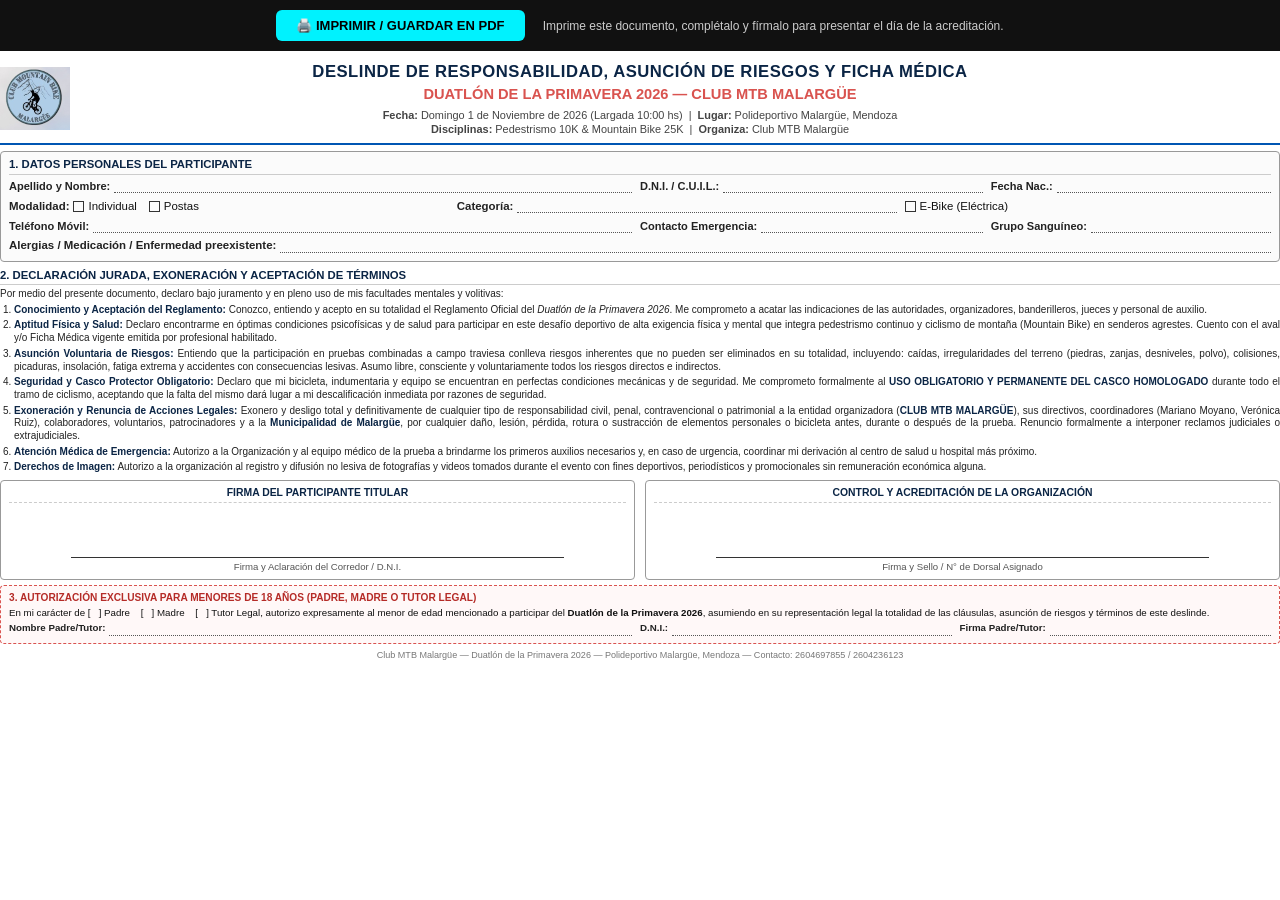
<file: deslinde.html>
<!DOCTYPE html>
<html lang="es">
<head>
    <meta charset="UTF-8">
    <meta name="viewport" content="width=device-width, initial-scale=1.0">
    <title>Deslinde de Responsabilidad - Duatlón de la Primavera 2026</title>
    <style>
        @page {
            size: A4 portrait;
            margin: 10mm 12mm 10mm 12mm;
        }
        * {
            box-sizing: border-box;
            margin: 0;
            padding: 0;
        }
        body {
            font-family: 'Helvetica Neue', Helvetica, Arial, sans-serif;
            color: #111;
            font-size: 8.6pt;
            line-height: 1.33;
            background: #fff;
            padding: 0;
        }
        .container {
            max-width: 100%;
            margin: 0 auto;
        }
        .header {
            display: flex;
            align-items: center;
            justify-content: space-between;
            border-bottom: 2px solid #0056b3;
            padding-bottom: 6px;
            margin-bottom: 6px;
        }
        .header-logo {
            width: 70px;
            height: 70px;
            object-fit: contain;
        }
        .header-titles {
            flex: 1;
            text-align: center;
            padding: 0 8px;
        }
        .header-title-main {
            font-size: 12.5pt;
            font-weight: 800;
            color: #0b2545;
            letter-spacing: 0.5px;
            text-transform: uppercase;
        }
        .header-subtitle {
            font-size: 11pt;
            font-weight: 700;
            color: #d9534f;
            margin-top: 2px;
            text-transform: uppercase;
        }
        .header-meta {
            font-size: 8.2pt;
            color: #444;
            margin-top: 3px;
            font-weight: 500;
        }
        .section-box {
            border: 1px solid #999;
            border-radius: 4px;
            padding: 5px 8px;
            margin-bottom: 6px;
            background: #fbfbfb;
        }
        .section-title {
            font-size: 8.5pt;
            font-weight: 700;
            text-transform: uppercase;
            color: #0b2545;
            margin-bottom: 4px;
            border-bottom: 1px solid #ccc;
            padding-bottom: 2px;
        }
        .form-grid {
            display: grid;
            grid-template-columns: 2fr 1.1fr 0.9fr;
            gap: 4px 8px;
            font-size: 8.3pt;
        }
        .form-row {
            display: flex;
            align-items: center;
            margin-bottom: 2px;
        }
        .field-label {
            font-weight: 700;
            color: #222;
            margin-right: 4px;
            white-space: nowrap;
        }
        .field-line {
            flex: 1;
            border-bottom: 1px dotted #555;
            height: 14px;
        }
        .checkbox-item {
            display: inline-flex;
            align-items: center;
            margin-right: 12px;
        }
        .box-square {
            display: inline-block;
            width: 11px;
            height: 11px;
            border: 1px solid #333;
            margin-right: 4px;
            vertical-align: middle;
        }
        .clauses {
            font-size: 7.5pt;
            line-height: 1.27;
            color: #222;
            text-align: justify;
            margin-bottom: 6px;
        }
        .clauses p {
            margin-bottom: 3px;
        }
        .clauses ol {
            padding-left: 14px;
            margin-bottom: 3px;
        }
        .clauses li {
            margin-bottom: 3px;
        }
        .clauses strong {
            color: #0b2545;
        }
        .signatures-grid {
            display: grid;
            grid-template-columns: 1fr 1fr;
            gap: 10px;
            margin-top: 5px;
        }
        .sig-box {
            border: 1px solid #999;
            border-radius: 4px;
            padding: 5px 8px;
            height: 100px;
            display: flex;
            flex-direction: column;
            justify-content: space-between;
            background: #fff;
        }
        .sig-box-title {
            font-weight: 700;
            font-size: 7.8pt;
            color: #0b2545;
            text-align: center;
            text-transform: uppercase;
            border-bottom: 1px dashed #ccc;
            padding-bottom: 2px;
        }
        .sig-line-area {
            text-align: center;
            padding-top: 20px;
        }
        .sig-line {
            border-top: 1px solid #333;
            width: 80%;
            margin: 0 auto 3px auto;
        }
        .sig-info {
            font-size: 7.2pt;
            color: #555;
            text-align: center;
        }
        .minor-box {
            border: 1px dashed #d9534f;
            background: #fff8f8;
            border-radius: 4px;
            padding: 5px 8px;
            margin-top: 5px;
            font-size: 7.3pt;
        }
        .minor-title {
            font-weight: 700;
            color: #b52b27;
            text-transform: uppercase;
            font-size: 7.6pt;
            margin-bottom: 2px;
        }
        .minor-grid {
            display: grid;
            grid-template-columns: 2fr 1fr 1fr;
            gap: 3px 8px;
            margin-top: 3px;
        }
        .print-btn-bar {
            text-align: center;
            padding: 10px;
            background: #111;
            color: #fff;
            margin-bottom: 10px;
        }
        .btn-print {
            background: #00f2fe;
            color: #000;
            font-weight: 700;
            border: none;
            padding: 8px 20px;
            border-radius: 6px;
            cursor: pointer;
            font-size: 13px;
        }
        @media print {
            .print-btn-bar {
                display: none !important;
            }
            body {
                background: none;
            }
        }
    </style>
</head>
<body>

    <div class="print-btn-bar">
        <button class="btn-print" onclick="window.print()">🖨️ IMPRIMIR / GUARDAR EN PDF</button>
        <span style="margin-left: 15px; font-size: 12px; color: #ccc;">Imprime este documento, complétalo y fírmalo para presentar el día de la acreditación.</span>
    </div>

    <div class="container">
        <!-- ENCABEZADO -->
        <header class="header">
            <img src="[data-uri]" alt="Club MTB Malargüe" class="header-logo">
            <div class="header-titles">
                <div class="header-title-main">DESLINDE DE RESPONSABILIDAD, ASUNCIÓN DE RIESGOS Y FICHA MÉDICA</div>
                <div class="header-subtitle">DUATLÓN DE LA PRIMAVERA 2026 — CLUB MTB MALARGÜE</div>
                <div class="header-meta">
                    <strong>Fecha:</strong> Domingo 1 de Noviembre de 2026 (Largada 10:00 hs) &nbsp;|&nbsp; 
                    <strong>Lugar:</strong> Polideportivo Malargüe, Mendoza<br>
                    <strong>Disciplinas:</strong> Pedestrismo 10K & Mountain Bike 25K &nbsp;|&nbsp; 
                    <strong>Organiza:</strong> Club MTB Malargüe
                </div>
            </div>
            <img src="[data-uri]" alt="Club MTB Malargüe" class="header-logo" style="visibility: hidden;">
        </header>

        <!-- SECCIÓN 1: DATOS DEL PARTICIPANTE -->
        <section class="section-box">
            <div class="section-title">1. Datos Personales del Participante</div>
            <div class="form-grid">
                <div class="form-row">
                    <span class="field-label">Apellido y Nombre:</span>
                    <span class="field-line"></span>
                </div>
                <div class="form-row">
                    <span class="field-label">D.N.I. / C.U.I.L.:</span>
                    <span class="field-line"></span>
                </div>
                <div class="form-row">
                    <span class="field-label">Fecha Nac.:</span>
                    <span class="field-line"></span>
                </div>
            </div>

            <div style="display: grid; grid-template-columns: 1.2fr 1.2fr 1fr; gap: 4px 8px; margin-top: 3px;">
                <div class="form-row">
                    <span class="field-label">Modalidad:</span>
                    <span class="checkbox-item"><span class="box-square"></span> Individual</span>
                    <span class="checkbox-item"><span class="box-square"></span> Postas</span>
                </div>
                <div class="form-row">
                    <span class="field-label">Categoría:</span>
                    <span class="field-line"></span>
                </div>
                <div class="form-row">
                    <span class="checkbox-item"><span class="box-square"></span> E-Bike (Eléctrica)</span>
                </div>
            </div>

            <div class="form-grid" style="margin-top: 3px;">
                <div class="form-row">
                    <span class="field-label">Teléfono Móvil:</span>
                    <span class="field-line"></span>
                </div>
                <div class="form-row">
                    <span class="field-label">Contacto Emergencia:</span>
                    <span class="field-line"></span>
                </div>
                <div class="form-row">
                    <span class="field-label">Grupo Sanguíneo:</span>
                    <span class="field-line"></span>
                </div>
            </div>

            <div class="form-row" style="margin-top: 3px;">
                <span class="field-label">Alergias / Medicación / Enfermedad preexistente:</span>
                <span class="field-line"></span>
            </div>
        </section>

        <!-- SECCIÓN 2: DECLARACIÓN JURADA Y ASUNCIÓN DE RIESGOS -->
        <section class="clauses">
            <div class="section-title" style="margin-bottom: 3px;">2. Declaración Jurada, Exoneración y Aceptación de Términos</div>
            <p>
                Por medio del presente documento, declaro bajo juramento y en pleno uso de mis facultades mentales y volitivas:
            </p>
            <ol>
                <li><strong>Conocimiento y Aceptación del Reglamento:</strong> Conozco, entiendo y acepto en su totalidad el Reglamento Oficial del <em>Duatlón de la Primavera 2026</em>. Me comprometo a acatar las indicaciones de las autoridades, organizadores, banderilleros, jueces y personal de auxilio.</li>
                <li><strong>Aptitud Física y Salud:</strong> Declaro encontrarme en óptimas condiciones psicofísicas y de salud para participar en este desafío deportivo de alta exigencia física y mental que integra pedestrismo continuo y ciclismo de montaña (Mountain Bike) en senderos agrestes. Cuento con el aval y/o Ficha Médica vigente emitida por profesional habilitado.</li>
                <li><strong>Asunción Voluntaria de Riesgos:</strong> Entiendo que la participación en pruebas combinadas a campo traviesa conlleva riesgos inherentes que no pueden ser eliminados en su totalidad, incluyendo: caídas, irregularidades del terreno (piedras, zanjas, desniveles, polvo), colisiones, picaduras, insolación, fatiga extrema y accidentes con consecuencias lesivas. Asumo libre, consciente y voluntariamente todos los riesgos directos e indirectos.</li>
                <li><strong>Seguridad y Casco Protector Obligatorio:</strong> Declaro que mi bicicleta, indumentaria y equipo se encuentran en perfectas condiciones mecánicas y de seguridad. Me comprometo formalmente al <strong>USO OBLIGATORIO Y PERMANENTE DEL CASCO HOMOLOGADO</strong> durante todo el tramo de ciclismo, aceptando que la falta del mismo dará lugar a mi descalificación inmediata por razones de seguridad.</li>
                <li><strong>Exoneración y Renuncia de Acciones Legales:</strong> Exonero y desligo total y definitivamente de cualquier tipo de responsabilidad civil, penal, contravencional o patrimonial a la entidad organizadora (<strong>CLUB MTB MALARGÜE</strong>), sus directivos, coordinadores (Mariano Moyano, Verónica Ruiz), colaboradores, voluntarios, patrocinadores y a la <strong>Municipalidad de Malargüe</strong>, por cualquier daño, lesión, pérdida, rotura o sustracción de elementos personales o bicicleta antes, durante o después de la prueba. Renuncio formalmente a interponer reclamos judiciales o extrajudiciales.</li>
                <li><strong>Atención Médica de Emergencia:</strong> Autorizo a la Organización y al equipo médico de la prueba a brindarme los primeros auxilios necesarios y, en caso de urgencia, coordinar mi derivación al centro de salud u hospital más próximo.</li>
                <li><strong>Derechos de Imagen:</strong> Autorizo a la organización al registro y difusión no lesiva de fotografías y videos tomados durante el evento con fines deportivos, periodísticos y promocionales sin remuneración económica alguna.</li>
            </ol>
        </section>

        <!-- SECCIÓN 3: FIRMAS -->
        <div class="signatures-grid">
            <div class="sig-box">
                <div class="sig-box-title">Firma del Participante Titular</div>
                <div class="sig-line-area">
                    <div class="sig-line"></div>
                    <div class="sig-info">Firma y Aclaración del Corredor / D.N.I.</div>
                </div>
            </div>
            <div class="sig-box">
                <div class="sig-box-title">Control y Acreditación de la Organización</div>
                <div class="sig-line-area">
                    <div class="sig-line"></div>
                    <div class="sig-info">Firma y Sello / N° de Dorsal Asignado</div>
                </div>
            </div>
        </div>

        <!-- SECCIÓN 4: MENORES DE EDAD -->
        <div class="minor-box">
            <div class="minor-title">3. Autorización Exclusiva para Menores de 18 Años (Padre, Madre o Tutor Legal)</div>
            <div style="line-height: 1.25;">
                En mi carácter de [ &nbsp; ] Padre &nbsp;&nbsp; [ &nbsp; ] Madre &nbsp;&nbsp; [ &nbsp; ] Tutor Legal, autorizo expresamente al menor de edad mencionado a participar del <strong>Duatlón de la Primavera 2026</strong>, asumiendo en su representación legal la totalidad de las cláusulas, asunción de riesgos y términos de este deslinde.
            </div>
            <div class="minor-grid">
                <div class="form-row">
                    <span class="field-label">Nombre Padre/Tutor:</span>
                    <span class="field-line"></span>
                </div>
                <div class="form-row">
                    <span class="field-label">D.N.I.:</span>
                    <span class="field-line"></span>
                </div>
                <div class="form-row">
                    <span class="field-label">Firma Padre/Tutor:</span>
                    <span class="field-line"></span>
                </div>
            </div>
        </div>

        <div style="margin-top: 5px; text-align: center; font-size: 6.8pt; color: #777;">
            Club MTB Malargüe — Duatlón de la Primavera 2026 — Polideportivo Malargüe, Mendoza — Contacto: 2604697855 / 2604236123
        </div>
    </div>

</body>
</html>
</file>
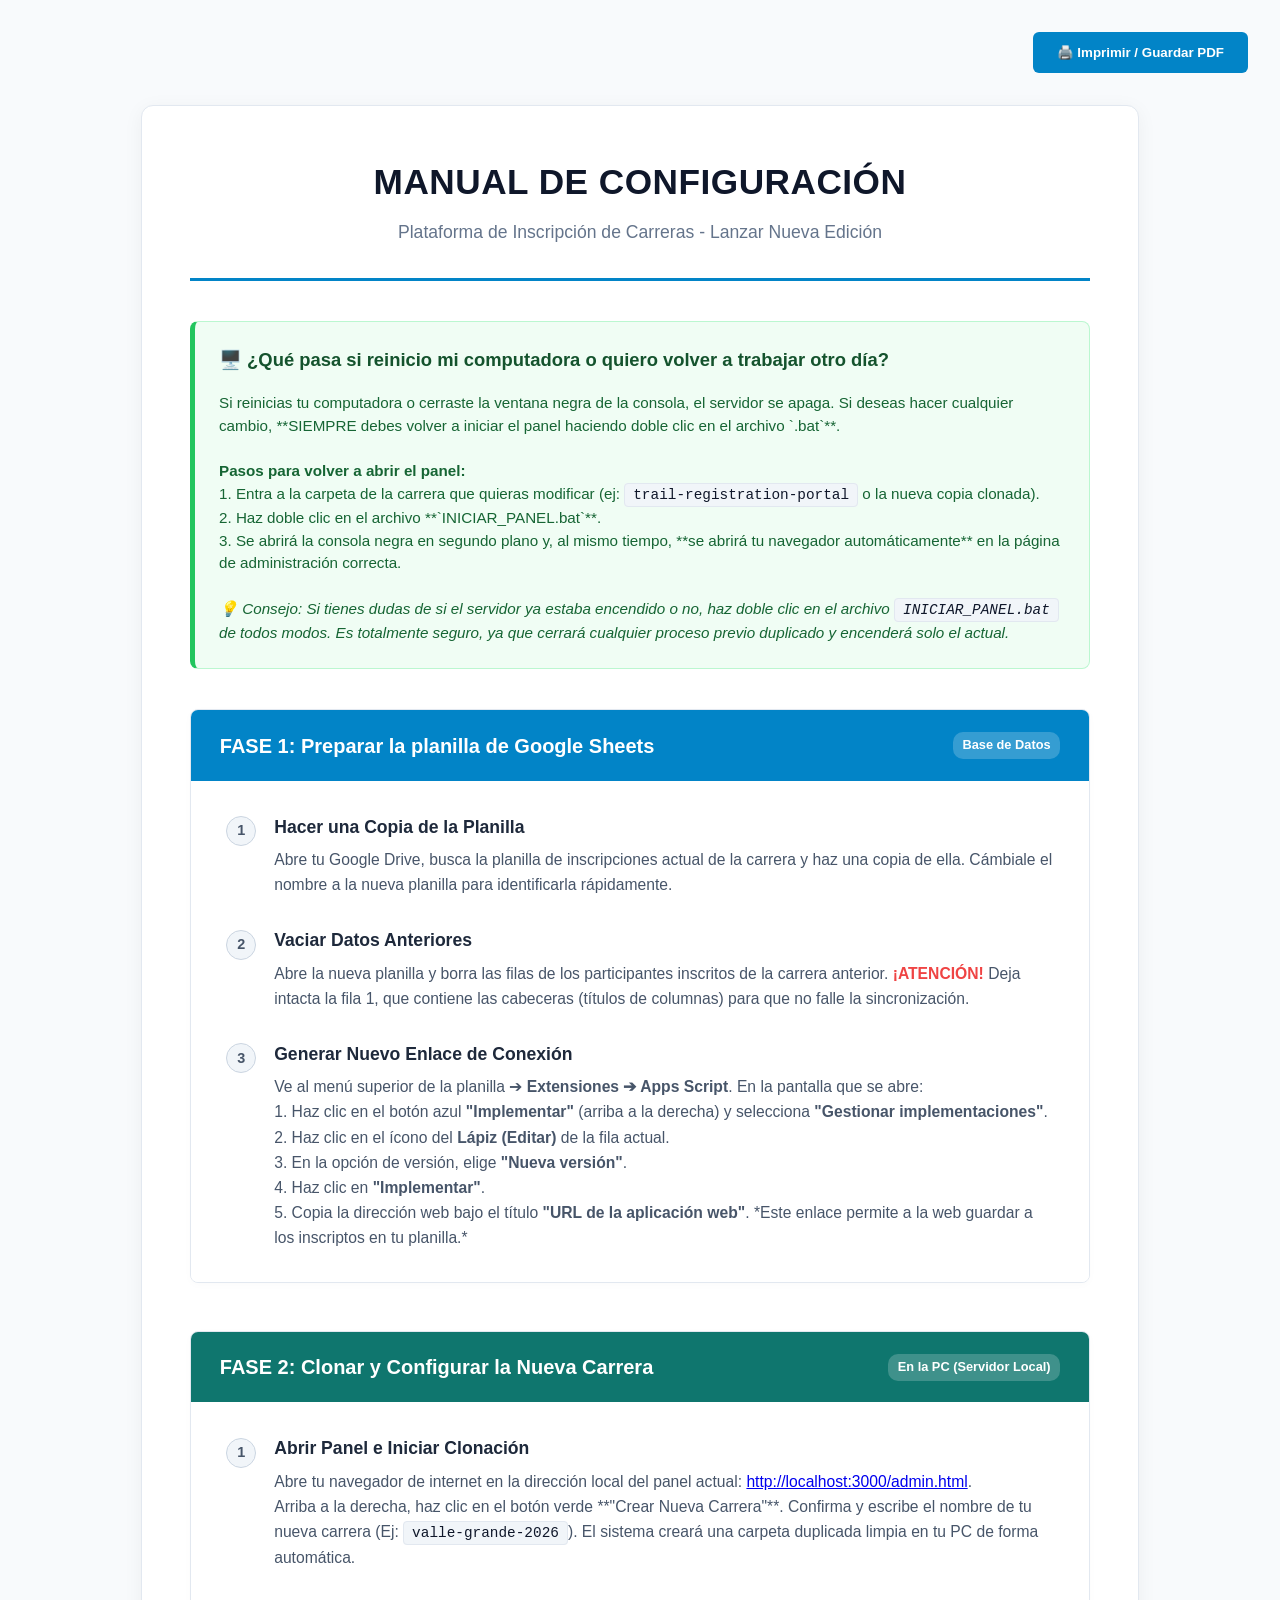
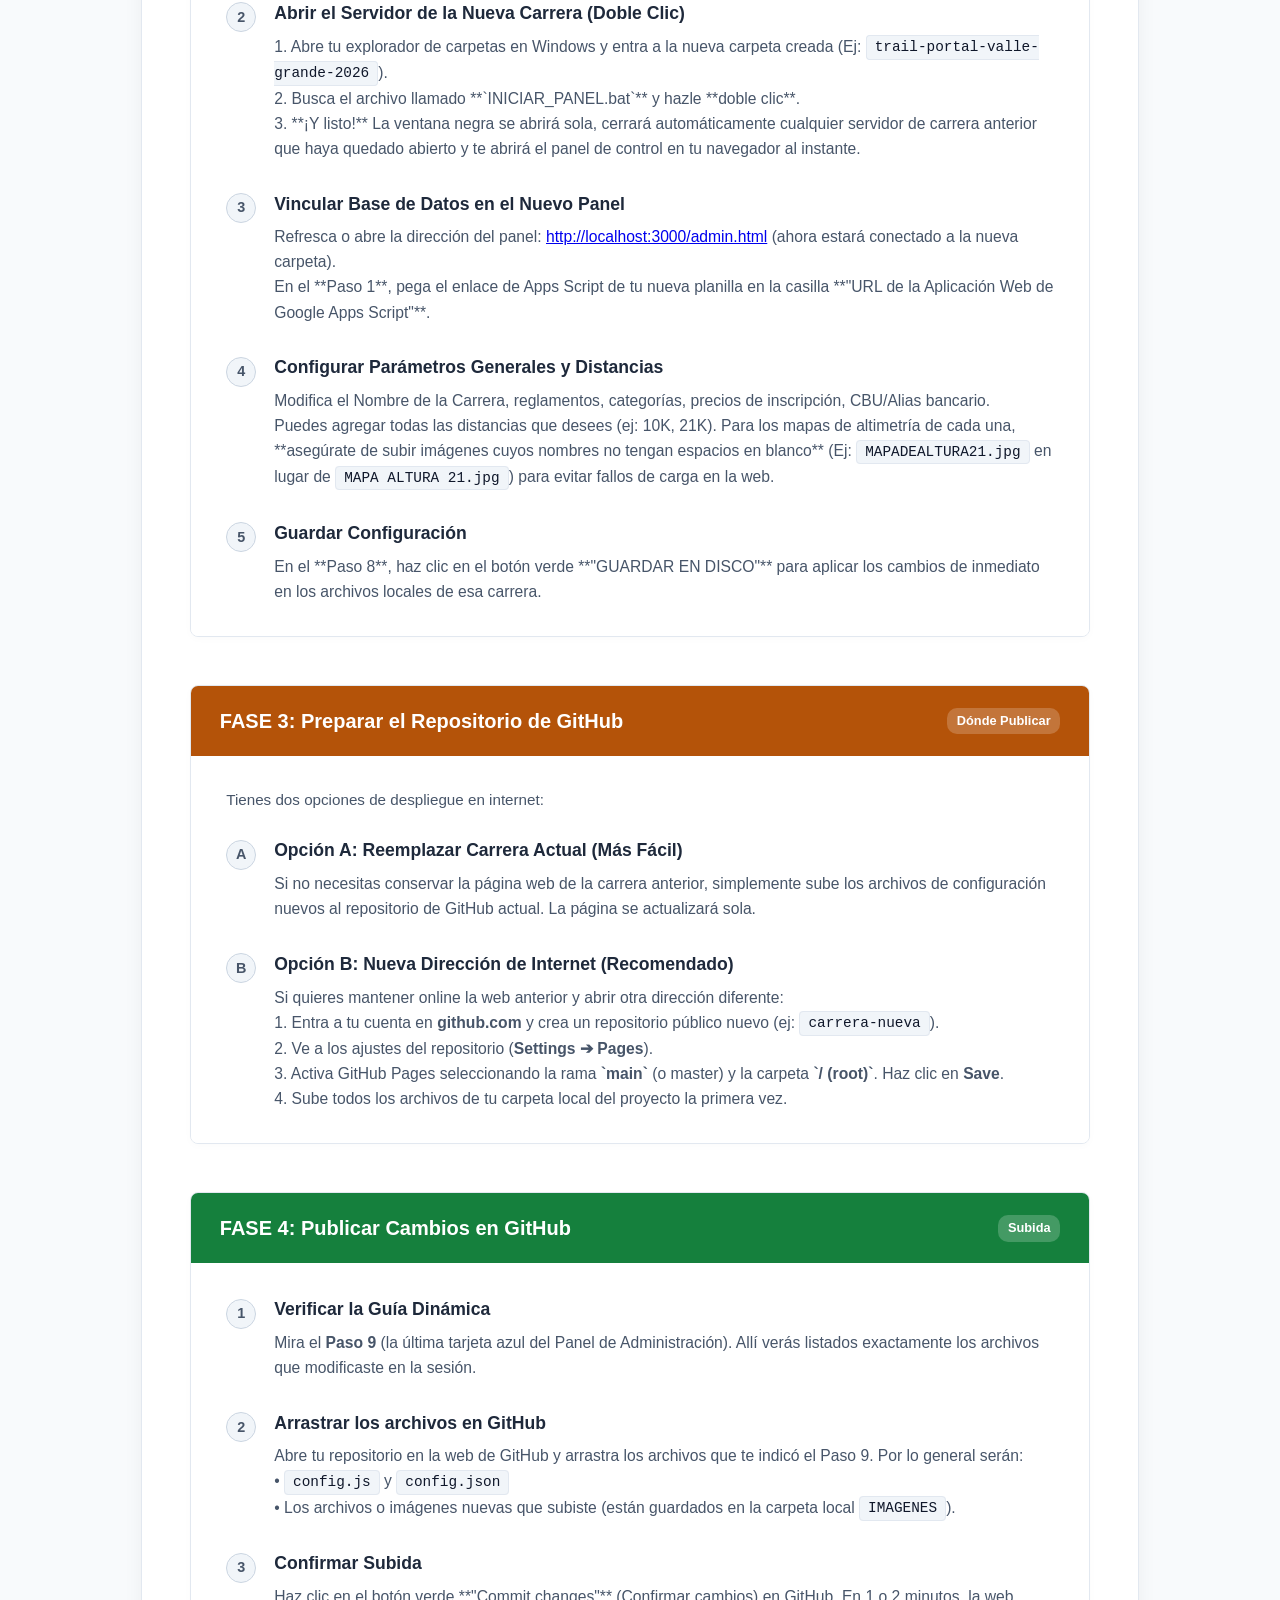
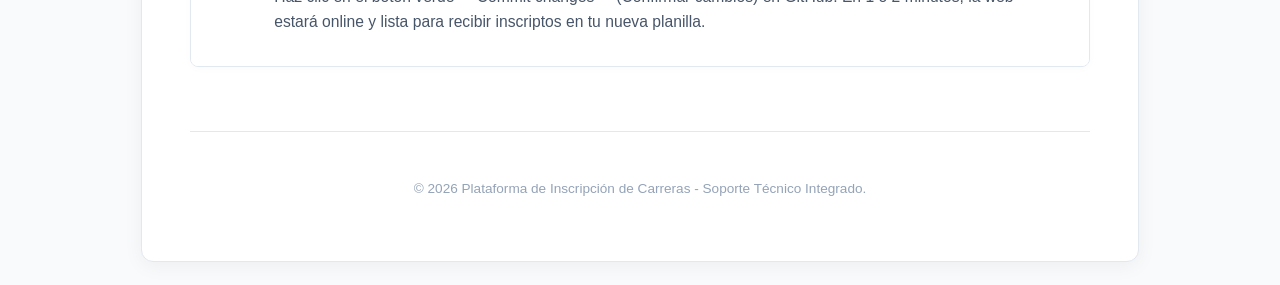
<file: MANUAL_NUEVA_CARRERA.html>
<!DOCTYPE html>
<html lang="es">
<head>
    <meta charset="UTF-8">
    <title>Manual de Configuración - Nueva Carrera</title>
    <style>
        body {
            font-family: 'Segoe UI', Tahoma, Geneva, Verdana, sans-serif;
            line-height: 1.6;
            color: #334155;
            background-color: #f8fafc;
            margin: 0;
            padding: 2rem;
        }
        .container {
            max-width: 900px;
            margin: 0 auto;
            background: #ffffff;
            padding: 3rem;
            border-radius: 12px;
            box-shadow: 0 4px 20px rgba(0, 0, 0, 0.05);
            border: 1px solid #e2e8f0;
        }
        .header {
            text-align: center;
            border-bottom: 3px solid #0284c7;
            padding-bottom: 2rem;
            margin-bottom: 2.5rem;
        }
        .header h1 {
            color: #0f172a;
            font-size: 2.2rem;
            margin: 0;
            text-transform: uppercase;
            letter-spacing: 0.5px;
        }
        .header p {
            color: #64748b;
            font-size: 1.1rem;
            margin: 0.5rem 0 0 0;
        }
        .phase-card {
            margin-bottom: 3rem;
            border-radius: 8px;
            overflow: hidden;
            border: 1px solid #e2e8f0;
            box-shadow: 0 2px 8px rgba(0,0,0,0.02);
        }
        .phase-header {
            padding: 1.2rem 1.8rem;
            color: #ffffff;
            font-weight: 700;
            font-size: 1.25rem;
            display: flex;
            align-items: center;
            justify-content: space-between;
        }
        .phase-1 { background-color: #0284c7; } /* Azul */
        .phase-2 { background-color: #0f766e; } /* Teal */
        .phase-3 { background-color: #b45309; } /* Amber */
        .phase-4 { background-color: #15803d; } /* Green */
        
        .phase-body {
            padding: 2rem 2.2rem;
            background: #ffffff;
        }
        .step-list {
            list-style-type: none;
            padding: 0;
            margin: 0;
        }
        .step-item {
            position: relative;
            padding-left: 3rem;
            margin-bottom: 1.8rem;
        }
        .step-item:last-child {
            margin-bottom: 0;
        }
        .step-number {
            position: absolute;
            left: 0;
            top: 0.2rem;
            width: 28px;
            height: 28px;
            border-radius: 50%;
            background: #f1f5f9;
            color: #475569;
            font-weight: 800;
            display: flex;
            align-items: center;
            justify-content: center;
            font-size: 0.9rem;
            border: 1px solid #cbd5e1;
        }
        .step-title {
            font-weight: 700;
            font-size: 1.1rem;
            color: #1e293b;
            margin-bottom: 0.4rem;
        }
        .step-desc {
            color: #475569;
            font-size: 0.98rem;
            margin: 0;
        }
        .alert-box {
            background-color: #fffbeb;
            border-left: 4px solid #f59e0b;
            padding: 1rem 1.5rem;
            border-radius: 4px;
            margin-top: 1rem;
            font-size: 0.92rem;
            color: #78350f;
        }
        .alert-box strong {
            color: #92400e;
        }
        .code-text {
            background: #f1f5f9;
            padding: 0.2rem 0.5rem;
            border-radius: 4px;
            font-family: Consolas, monospace;
            font-size: 0.9rem;
            color: #0f172a;
            border: 1px solid #e2e8f0;
        }
        .footer {
            text-align: center;
            margin-top: 4rem;
            padding-top: 2rem;
            border-top: 1px solid #e2e8f0;
            font-size: 0.85rem;
            color: #94a3b8;
        }
        .print-btn {
            background: #0284c7;
            color: white;
            border: none;
            padding: 0.8rem 1.5rem;
            border-radius: 6px;
            font-weight: bold;
            cursor: pointer;
            display: inline-block;
            margin-bottom: 2rem;
            text-decoration: none;
        }
        @media print {
            .print-btn { display: none; }
            body { background: white; padding: 0; }
            .container { border: none; box-shadow: none; padding: 0; }
        }
    </style>
</head>
<body>

<div style="text-align: right;">
    <button onclick="window.print()" class="print-btn">🖨️ Imprimir / Guardar PDF</button>
</div>

<div class="container">
    <div class="header">
        <h1>Manual de Configuración</h1>
        <p>Plataforma de Inscripción de Carreras - Lanzar Nueva Edición</p>
    </div>

    <!-- SECCIÓN RÁPIDA: REINICIO DE COMPUTADORA -->
    <div style="background-color: #f0fdf4; border: 1px solid #bbf7d0; border-left: 5px solid #22c55e; padding: 1.5rem; border-radius: 8px; margin-bottom: 2.5rem; color: #166534; font-size: 0.95rem; line-height: 1.5;">
        <h3 style="margin-top: 0; color: #14532d; display: flex; align-items: center; gap: 0.5rem; font-size: 1.15rem; font-weight: 700;">
            🖥️ ¿Qué pasa si reinicio mi computadora o quiero volver a trabajar otro día?
        </h3>
        <p style="margin: 0.5rem 0 0 0;">
            Si reinicias tu computadora o cerraste la ventana negra de la consola, el servidor se apaga. Si deseas hacer cualquier cambio, **SIEMPRE debes volver a iniciar el panel haciendo doble clic en el archivo `.bat`**.
            <br><br>
            <strong>Pasos para volver a abrir el panel:</strong>
            <br>1. Entra a la carpeta de la carrera que quieras modificar (ej: <code class="code-text">trail-registration-portal</code> o la nueva copia clonada).
            <br>2. Haz doble clic en el archivo **`INICIAR_PANEL.bat`**.
            <br>3. Se abrirá la consola negra en segundo plano y, al mismo tiempo, **se abrirá tu navegador automáticamente** en la página de administración correcta.
            <br><br>
            <em>💡 Consejo: Si tienes dudas de si el servidor ya estaba encendido o no, haz doble clic en el archivo <code class="code-text">INICIAR_PANEL.bat</code> de todos modos. Es totalmente seguro, ya que cerrará cualquier proceso previo duplicado y encenderá solo el actual.</em>
        </p>
    </div>

    <!-- FASE 1 -->
    <div class="phase-card">
        <div class="phase-header phase-1">
            <span>FASE 1: Preparar la planilla de Google Sheets</span>
            <span style="font-size: 0.8rem; background: rgba(255,255,255,0.2); padding: 0.2rem 0.6rem; border-radius: 10px;">Base de Datos</span>
        </div>
        <div class="phase-body">
            <ul class="step-list">
                <li class="step-item">
                    <div class="step-number">1</div>
                    <div class="step-title">Hacer una Copia de la Planilla</div>
                    <p class="step-desc">Abre tu Google Drive, busca la planilla de inscripciones actual de la carrera y haz una copia de ella. Cámbiale el nombre a la nueva planilla para identificarla rápidamente.</p>
                </li>
                <li class="step-item">
                    <div class="step-number">2</div>
                    <div class="step-title">Vaciar Datos Anteriores</div>
                    <p class="step-desc">Abre la nueva planilla y borra las filas de los participantes inscritos de la carrera anterior. <strong style="color: #ef4444;">¡ATENCIÓN!</strong> Deja intacta la fila 1, que contiene las cabeceras (títulos de columnas) para que no falle la sincronización.</p>
                </li>
                <li class="step-item">
                    <div class="step-number">3</div>
                    <div class="step-title">Generar Nuevo Enlace de Conexión</div>
                    <p class="step-desc">Ve al menú superior de la planilla ➔ <strong>Extensiones ➔ Apps Script</strong>. En la pantalla que se abre:
                        <br>1. Haz clic en el botón azul <strong>"Implementar"</strong> (arriba a la derecha) y selecciona <strong>"Gestionar implementaciones"</strong>.
                        <br>2. Haz clic en el ícono del <strong>Lápiz (Editar)</strong> de la fila actual.
                        <br>3. En la opción de versión, elige <strong>"Nueva versión"</strong>.
                        <br>4. Haz clic en <strong>"Implementar"</strong>.
                        <br>5. Copia la dirección web bajo el título <strong>"URL de la aplicación web"</strong>. *Este enlace permite a la web guardar a los inscriptos en tu planilla.*
                    </p>
                </li>
            </ul>
        </div>
    </div>

    <!-- FASE 2 -->
    <div class="phase-card">
        <div class="phase-header phase-2">
            <span>FASE 2: Clonar y Configurar la Nueva Carrera</span>
            <span style="font-size: 0.8rem; background: rgba(255,255,255,0.2); padding: 0.2rem 0.6rem; border-radius: 10px;">En la PC (Servidor Local)</span>
        </div>
        <div class="phase-body">
            <ul class="step-list">
                <li class="step-item">
                    <div class="step-number">1</div>
                    <div class="step-title">Abrir Panel e Iniciar Clonación</div>
                    <p class="step-desc">Abre tu navegador de internet en la dirección local del panel actual: <a href="http://localhost:3000/admin.html" target="_blank">http://localhost:3000/admin.html</a>. 
                    <br>Arriba a la derecha, haz clic en el botón verde **"Crear Nueva Carrera"**. Confirma y escribe el nombre de tu nueva carrera (Ej: <code class="code-text">valle-grande-2026</code>). El sistema creará una carpeta duplicada limpia en tu PC de forma automática.</p>
                </li>
                <li class="step-item">
                    <div class="step-number">2</div>
                    <div class="step-title">Abrir el Servidor de la Nueva Carrera (Doble Clic)</div>
                    <p class="step-desc">
                        1. Abre tu explorador de carpetas en Windows y entra a la nueva carpeta creada (Ej: <code class="code-text">trail-portal-valle-grande-2026</code>).
                        <br>2. Busca el archivo llamado **`INICIAR_PANEL.bat`** y hazle **doble clic**.
                        <br>3. **¡Y listo!** La ventana negra se abrirá sola, cerrará automáticamente cualquier servidor de carrera anterior que haya quedado abierto y te abrirá el panel de control en tu navegador al instante.
                    </p>
                </li>
                <li class="step-item">
                    <div class="step-number">3</div>
                    <div class="step-title">Vincular Base de Datos en el Nuevo Panel</div>
                    <p class="step-desc">Refresca o abre la dirección del panel: <a href="http://localhost:3000/admin.html" target="_blank">http://localhost:3000/admin.html</a> (ahora estará conectado a la nueva carpeta). 
                    <br>En el **Paso 1**, pega el enlace de Apps Script de tu nueva planilla en la casilla **"URL de la Aplicación Web de Google Apps Script"**.</p>
                </li>
                <li class="step-item">
                    <div class="step-number">4</div>
                    <div class="step-title">Configurar Parámetros Generales y Distancias</div>
                    <p class="step-desc">Modifica el Nombre de la Carrera, reglamentos, categorías, precios de inscripción, CBU/Alias bancario. 
                    <br>Puedes agregar todas las distancias que desees (ej: 10K, 21K). Para los mapas de altimetría de cada una, **asegúrate de subir imágenes cuyos nombres no tengan espacios en blanco** (Ej: <code class="code-text">MAPADEALTURA21.jpg</code> en lugar de <code class="code-text">MAPA ALTURA 21.jpg</code>) para evitar fallos de carga en la web.</p>
                </li>
                <li class="step-item">
                    <div class="step-number">5</div>
                    <div class="step-title">Guardar Configuración</div>
                    <p class="step-desc">En el **Paso 8**, haz clic en el botón verde **"GUARDAR EN DISCO"** para aplicar los cambios de inmediato en los archivos locales de esa carrera.</p>
                </li>
            </ul>
        </div>
    </div>

    <!-- FASE 3 -->
    <div class="phase-card">
        <div class="phase-header phase-3">
            <span>FASE 3: Preparar el Repositorio de GitHub</span>
            <span style="font-size: 0.8rem; background: rgba(255,255,255,0.2); padding: 0.2rem 0.6rem; border-radius: 10px;">Dónde Publicar</span>
        </div>
        <div class="phase-body">
            <p style="margin-top: 0; color: #475569; font-size: 0.95rem; margin-bottom: 1.5rem;">Tienes dos opciones de despliegue en internet:</p>
            <ul class="step-list">
                <li class="step-item">
                    <div class="step-number">A</div>
                    <div class="step-title">Opción A: Reemplazar Carrera Actual (Más Fácil)</div>
                    <p class="step-desc">Si no necesitas conservar la página web de la carrera anterior, simplemente sube los archivos de configuración nuevos al repositorio de GitHub actual. La página se actualizará sola.</p>
                </li>
                <li class="step-item">
                    <div class="step-number">B</div>
                    <div class="step-title">Opción B: Nueva Dirección de Internet (Recomendado)</div>
                    <p class="step-desc">Si quieres mantener online la web anterior y abrir otra dirección diferente:
                        <br>1. Entra a tu cuenta en <strong>github.com</strong> y crea un repositorio público nuevo (ej: <code class="code-text">carrera-nueva</code>).
                        <br>2. Ve a los ajustes del repositorio (<strong>Settings ➔ Pages</strong>).
                        <br>3. Activa GitHub Pages seleccionando la rama <strong>`main`</strong> (o master) y la carpeta <strong>`/ (root)`</strong>. Haz clic en <strong>Save</strong>.
                        <br>4. Sube todos los archivos de tu carpeta local del proyecto la primera vez.
                    </p>
                </li>
            </ul>
        </div>
    </div>

    <!-- FASE 4 -->
    <div class="phase-card">
        <div class="phase-header phase-4">
            <span>FASE 4: Publicar Cambios en GitHub</span>
            <span style="font-size: 0.8rem; background: rgba(255,255,255,0.2); padding: 0.2rem 0.6rem; border-radius: 10px;">Subida</span>
        </div>
        <div class="phase-body">
            <ul class="step-list">
                <li class="step-item">
                    <div class="step-number">1</div>
                    <div class="step-title">Verificar la Guía Dinámica</div>
                    <p class="step-desc">Mira el <strong>Paso 9</strong> (la última tarjeta azul del Panel de Administración). Allí verás listados exactamente los archivos que modificaste en la sesión.</p>
                </li>
                <li class="step-item">
                    <div class="step-number">2</div>
                    <div class="step-title">Arrastrar los archivos en GitHub</div>
                    <p class="step-desc">Abre tu repositorio en la web de GitHub y arrastra los archivos que te indicó el Paso 9. Por lo general serán:
                        <br>• <code class="code-text">config.js</code> y <code class="code-text">config.json</code>
                        <br>• Los archivos o imágenes nuevas que subiste (están guardados en la carpeta local <code class="code-text">IMAGENES</code>).
                    </p>
                </li>
                <li class="step-item">
                    <div class="step-number">3</div>
                    <div class="step-title">Confirmar Subida</div>
                    <p class="step-desc">Haz clic en el botón verde **"Commit changes"** (Confirmar cambios) en GitHub. En 1 o 2 minutos, la web estará online y lista para recibir inscriptos en tu nueva planilla.</p>
                </li>
            </ul>
        </div>
    </div>

    <div class="footer">
        <p>&copy; 2026 Plataforma de Inscripción de Carreras - Soporte Técnico Integrado.</p>
    </div>
</div>

</body>
</html>
</file>
